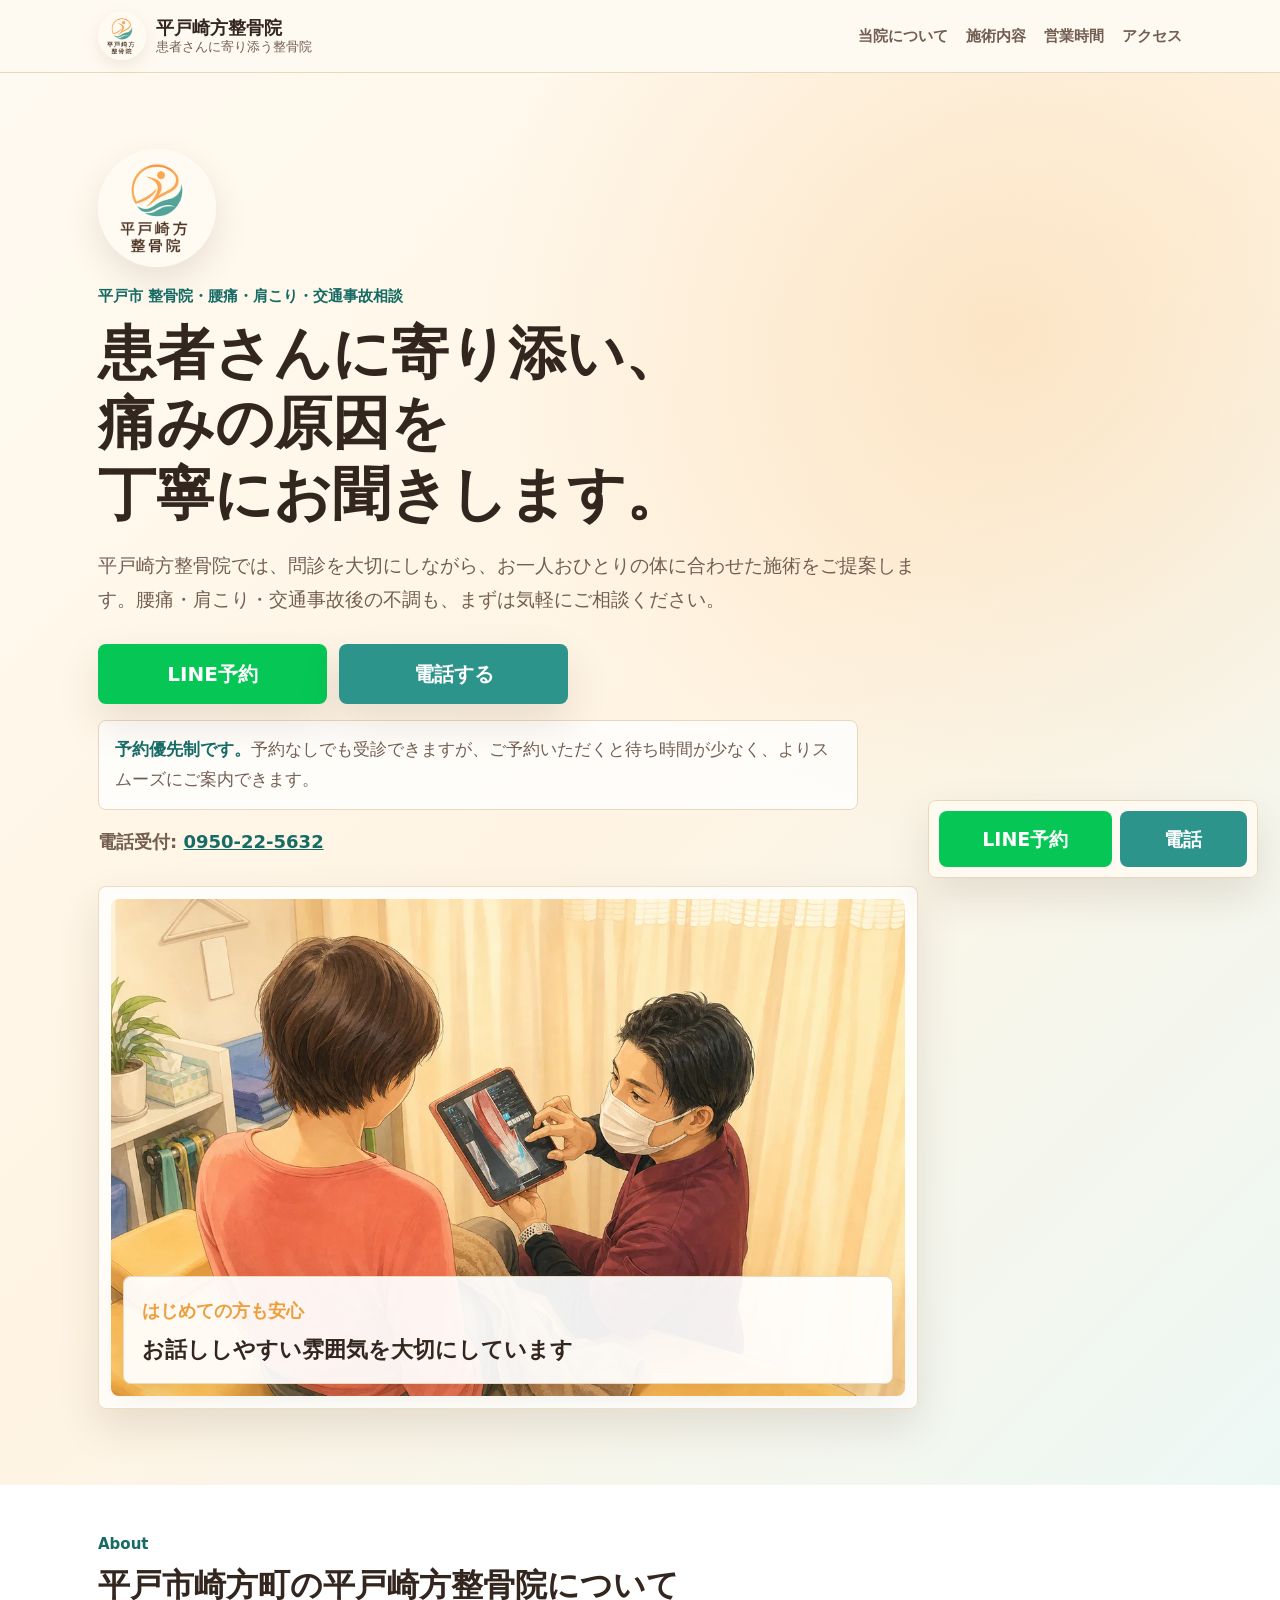
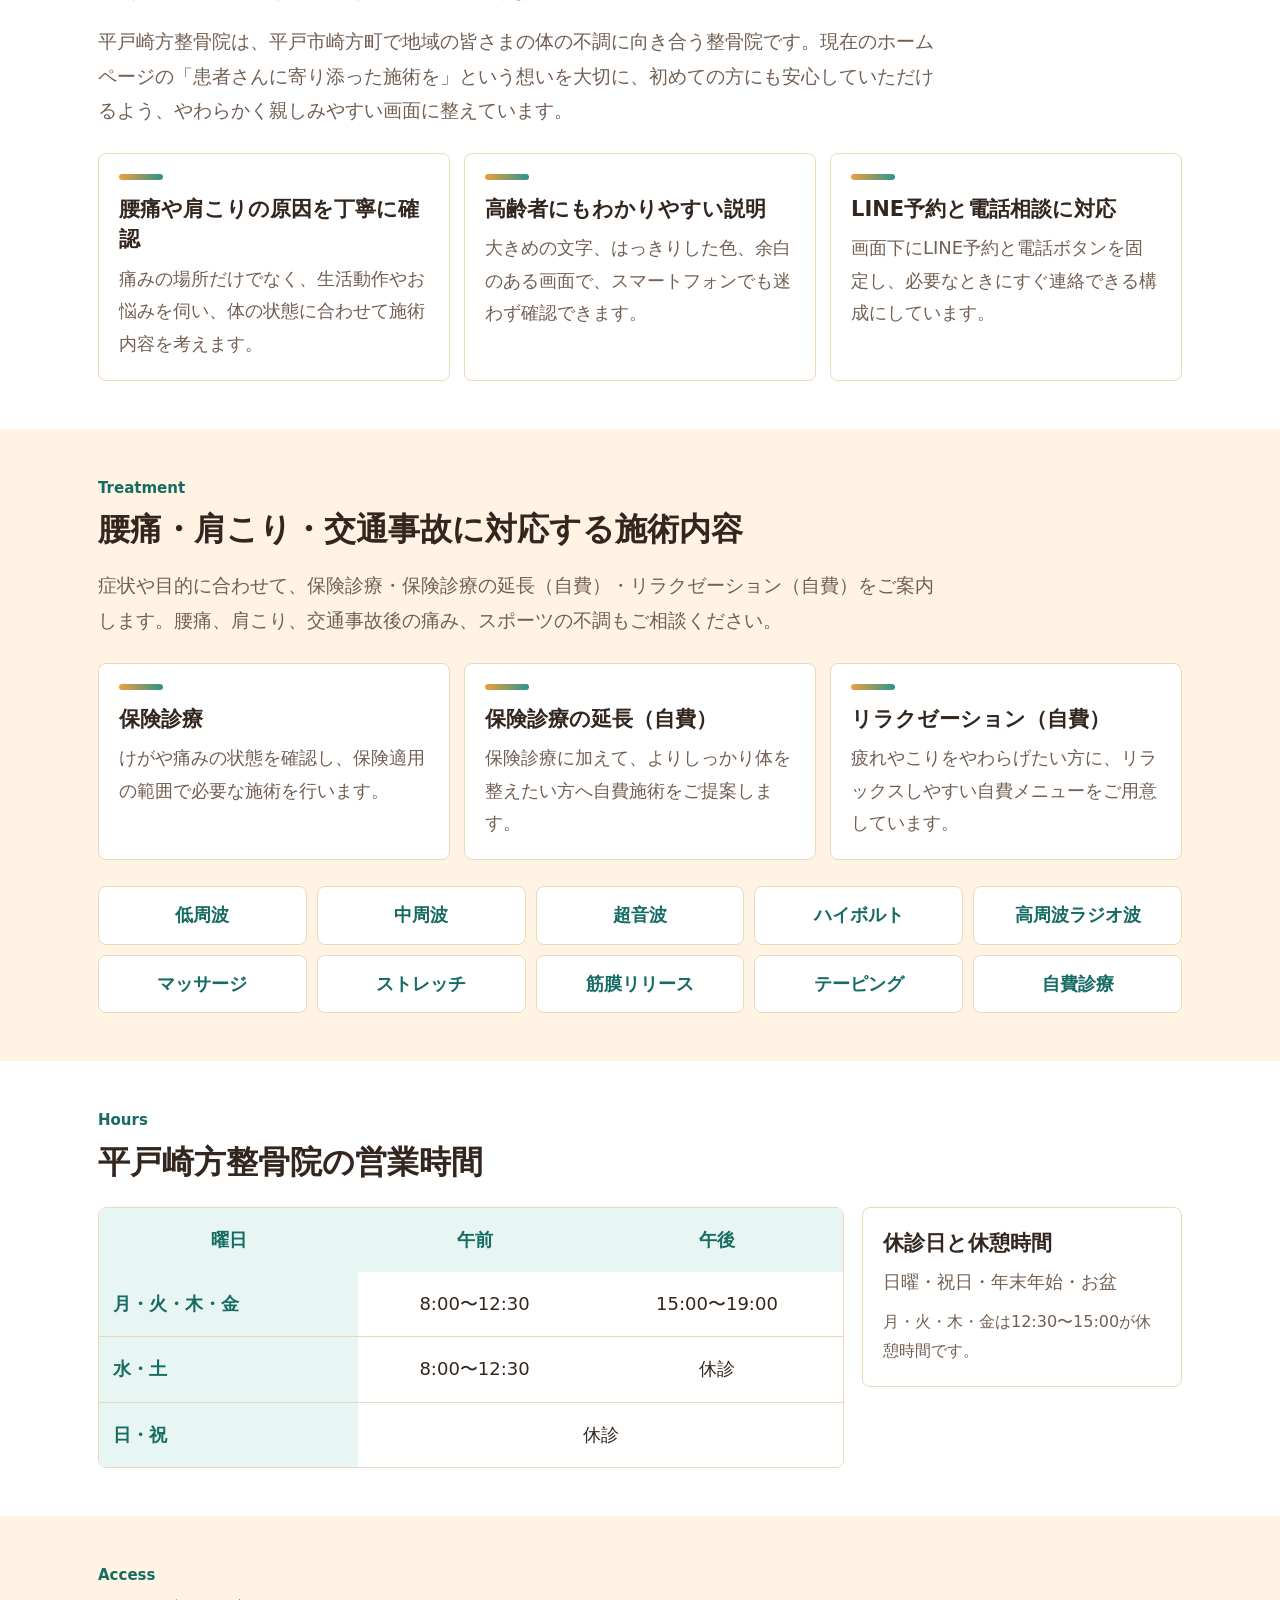
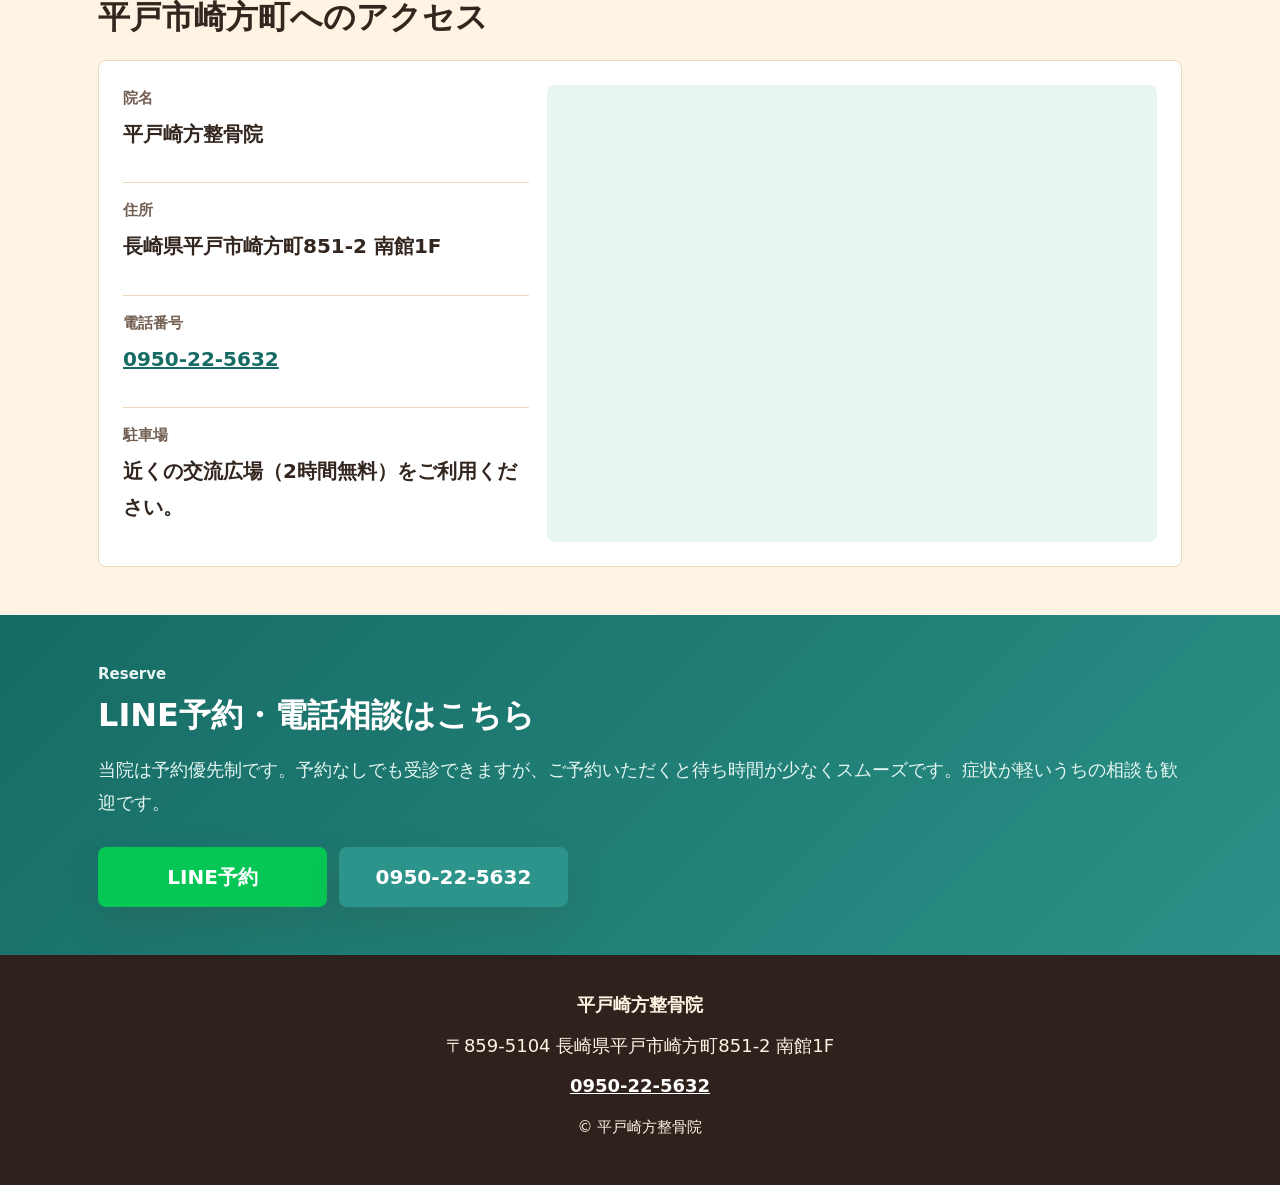
<file: index.html>
<!doctype html>
<html lang="ja">
<head>
  <meta charset="utf-8">
  <meta name="viewport" content="width=device-width, initial-scale=1">
  <title>平戸市 整骨院｜腰痛・肩こり・交通事故対応｜平戸崎方整骨院</title>
  <meta name="description" content="平戸市崎方町の平戸崎方整骨院。腰痛・肩こり・交通事故後の不調に丁寧に対応。LINE予約と電話相談がしやすい、スマホ対応の整骨院です。">
  <meta name="keywords" content="平戸市 整骨院,平戸市 腰痛,平戸市 肩こり,平戸市 交通事故,平戸崎方整骨院">
  <meta name="format-detection" content="telephone=no">
  <meta property="og:type" content="website">
  <meta property="og:site_name" content="平戸崎方整骨院">
  <meta property="og:title" content="平戸市 整骨院｜腰痛・肩こり・交通事故対応｜平戸崎方整骨院">
  <meta property="og:description" content="平戸市で腰痛・肩こり・交通事故後の不調にお悩みの方へ。LINE予約・電話相談に対応しています。">
  <meta property="og:url" content="https://sakigatasinkyuuseikotuin.net/">
  <meta property="og:image" content="https://sakigatasinkyuuseikotuin.net/assets/logo-320.png">
  <meta property="og:locale" content="ja_JP">
  <meta name="twitter:card" content="summary_large_image">
  <meta name="theme-color" content="#2c948b">
  <link rel="canonical" href="https://sakigatasinkyuuseikotuin.net/">
  <link rel="icon" href="favicon.svg" type="image/svg+xml">
  <link rel="apple-touch-icon" href="favicon.svg">
  <link rel="preconnect" href="https://www.google.com">
  <link rel="preconnect" href="https://www.gstatic.com" crossorigin>
  <link rel="stylesheet" href="styles.css">
  <script type="application/ld+json">
    {
      "@context": "https://schema.org",
      "@type": "MedicalBusiness",
      "name": "平戸崎方整骨院",
      "description": "平戸市崎方町の整骨院。腰痛、肩こり、交通事故による不調、スポーツの痛みなどに対応。",
      "telephone": "0950-22-5632",
      "address": {
        "@type": "PostalAddress",
        "addressRegion": "長崎県",
        "addressLocality": "平戸市",
        "streetAddress": "崎方町851-2 南館1F",
        "addressCountry": "JP"
      },
      "openingHoursSpecification": [
        {
          "@type": "OpeningHoursSpecification",
          "dayOfWeek": ["Monday", "Tuesday", "Thursday", "Friday"],
          "opens": "08:00",
          "closes": "19:00"
        },
        {
          "@type": "OpeningHoursSpecification",
          "dayOfWeek": ["Wednesday", "Saturday"],
          "opens": "08:00",
          "closes": "12:30"
        }
      ],
      "priceRange": "¥¥",
      "areaServed": "平戸市",
      "url": "https://sakigatasinkyuuseikotuin.net/"
    }
  </script>
</head>
<body>
  <a class="skip-link" href="#main">本文へ移動</a>

  <header class="site-header">
    <div class="header-inner">
      <a class="brand" href="#top" aria-label="平戸崎方整骨院 ホーム">
        <img class="brand-logo" src="assets/logo-320.png" width="48" height="48" alt="" decoding="async">
        <span>
          <strong>平戸崎方整骨院</strong>
          <small>患者さんに寄り添う整骨院</small>
        </span>
      </a>
      <nav class="nav" aria-label="ページ内メニュー">
        <a href="#about">当院について</a>
        <a href="#menu">施術内容</a>
        <a href="#hours">営業時間</a>
        <a href="#access">アクセス</a>
      </nav>
    </div>
  </header>

  <main id="main">
    <section id="top" class="hero">
      <div class="hero-inner">
        <div class="hero-copy">
          <img class="hero-logo" src="assets/logo-320.png" width="140" height="140" alt="平戸崎方整骨院ロゴ" decoding="async" fetchpriority="high">
          <p class="eyebrow">平戸市 整骨院・腰痛・肩こり・交通事故相談</p>
          <h1>
            <span>患者さんに寄り添い、</span>
            <span>痛みの原因を</span>
            <span>丁寧にお聞きします。</span>
          </h1>
          <p class="lead">平戸崎方整骨院では、問診を大切にしながら、お一人おひとりの体に合わせた施術をご提案します。腰痛・肩こり・交通事故後の不調も、まずは気軽にご相談ください。</p>
          <div class="hero-actions">
            <a class="button line-button" href="https://lin.ee/rPsSsSg" data-line-url="https://lin.ee/rPsSsSg" aria-label="LINEで予約する">LINE予約</a>
            <a class="button phone-button" href="tel:0950225632" aria-label="0950-22-5632へ電話する">電話する</a>
          </div>
          <p class="reservation-note"><strong>予約優先制です。</strong>予約なしでも受診できますが、ご予約いただくと待ち時間が少なく、よりスムーズにご案内できます。</p>
          <p class="phone-note">電話受付: <a href="tel:0950225632">0950-22-5632</a></p>
        </div>
        <figure class="hero-visual">
          <img class="consultation-image" src="assets/consultation-pdf-touch.webp" width="1200" height="751" alt="患者さんにタブレットで説明しながら丁寧に問診している柔らかい手描きアニメ調のイメージ" decoding="async">
          <figcaption>
            <span>はじめての方も安心</span>
            <strong>お話ししやすい雰囲気を大切にしています</strong>
          </figcaption>
        </figure>
      </div>
    </section>

    <section id="about" class="section">
      <div class="section-inner">
        <p class="section-label">About</p>
        <h2>平戸市崎方町の平戸崎方整骨院について</h2>
        <p class="section-lead">平戸崎方整骨院は、平戸市崎方町で地域の皆さまの体の不調に向き合う整骨院です。現在のホームページの「患者さんに寄り添った施術を」という想いを大切に、初めての方にも安心していただけるよう、やわらかく親しみやすい画面に整えています。</p>
        <div class="feature-grid">
          <article>
            <h3>腰痛や肩こりの原因を丁寧に確認</h3>
            <p>痛みの場所だけでなく、生活動作やお悩みを伺い、体の状態に合わせて施術内容を考えます。</p>
          </article>
          <article>
            <h3>高齢者にもわかりやすい説明</h3>
            <p>大きめの文字、はっきりした色、余白のある画面で、スマートフォンでも迷わず確認できます。</p>
          </article>
          <article>
            <h3>LINE予約と電話相談に対応</h3>
            <p>画面下にLINE予約と電話ボタンを固定し、必要なときにすぐ連絡できる構成にしています。</p>
          </article>
        </div>
      </div>
    </section>

    <section id="menu" class="section section-tint">
      <div class="section-inner">
        <p class="section-label">Treatment</p>
        <h2>腰痛・肩こり・交通事故に対応する施術内容</h2>
        <p class="section-lead">症状や目的に合わせて、保険診療・保険診療の延長（自費）・リラクゼーション（自費）をご案内します。腰痛、肩こり、交通事故後の痛み、スポーツの不調もご相談ください。</p>
        <div class="menu-type-grid" aria-label="診療メニューの種類">
          <article>
            <h3>保険診療</h3>
            <p>けがや痛みの状態を確認し、保険適用の範囲で必要な施術を行います。</p>
          </article>
          <article>
            <h3>保険診療の延長（自費）</h3>
            <p>保険診療に加えて、よりしっかり体を整えたい方へ自費施術をご提案します。</p>
          </article>
          <article>
            <h3>リラクゼーション（自費）</h3>
            <p>疲れやこりをやわらげたい方に、リラックスしやすい自費メニューをご用意しています。</p>
          </article>
        </div>
        <ul class="treatment-list">
          <li>低周波</li>
          <li>中周波</li>
          <li>超音波</li>
          <li>ハイボルト</li>
          <li>高周波ラジオ波</li>
          <li>マッサージ</li>
          <li>ストレッチ</li>
          <li>筋膜リリース</li>
          <li>テーピング</li>
          <li>自費診療</li>
        </ul>
      </div>
    </section>

    <section id="hours" class="section">
      <div class="section-inner">
        <p class="section-label">Hours</p>
        <h2>平戸崎方整骨院の営業時間</h2>
        <div class="hours-layout">
          <div class="hours-table-wrap" role="region" aria-label="営業時間表">
            <table class="hours-table">
              <thead>
                <tr>
                  <th>曜日</th>
                  <th>午前</th>
                  <th>午後</th>
                </tr>
              </thead>
              <tbody>
                <tr>
                  <th>月・火・木・金</th>
                  <td>8:00〜12:30</td>
                  <td>15:00〜19:00</td>
                </tr>
                <tr>
                  <th>水・土</th>
                  <td>8:00〜12:30</td>
                  <td>休診</td>
                </tr>
                <tr>
                  <th>日・祝</th>
                  <td colspan="2">休診</td>
                </tr>
              </tbody>
            </table>
          </div>
          <div class="notice">
            <h3>休診日と休憩時間</h3>
            <p>日曜・祝日・年末年始・お盆</p>
            <p class="small">月・火・木・金は12:30〜15:00が休憩時間です。</p>
          </div>
        </div>
      </div>
    </section>

    <section id="access" class="section section-tint">
      <div class="section-inner">
        <p class="section-label">Access</p>
        <h2>平戸市崎方町へのアクセス</h2>
        <div class="access-card">
          <dl class="info-list">
            <div>
              <dt>院名</dt>
              <dd>平戸崎方整骨院</dd>
            </div>
            <div>
              <dt>住所</dt>
              <dd>長崎県平戸市崎方町851-2 南館1F</dd>
            </div>
            <div>
              <dt>電話番号</dt>
              <dd><a href="tel:0950225632">0950-22-5632</a></dd>
            </div>
            <div>
              <dt>駐車場</dt>
              <dd>近くの交流広場（2時間無料）をご利用ください。</dd>
            </div>
          </dl>
          <div class="map-wrap">
            <iframe
              title="平戸崎方整骨院のGoogleMap"
              loading="lazy"
              referrerpolicy="no-referrer-when-downgrade"
              src="https://www.google.com/maps?q=%E9%95%B7%E5%B4%8E%E7%9C%8C%E5%B9%B3%E6%88%B8%E5%B8%82%E5%B4%8E%E6%96%B9%E7%94%BA851-2%20%E5%8D%97%E9%A4%A81F&output=embed">
            </iframe>
          </div>
        </div>
      </div>
    </section>

    <section id="reserve" class="section cta-section">
      <div class="section-inner cta-inner">
        <p class="section-label">Reserve</p>
        <h2>LINE予約・電話相談はこちら</h2>
        <p>当院は予約優先制です。予約なしでも受診できますが、ご予約いただくと待ち時間が少なくスムーズです。症状が軽いうちの相談も歓迎です。</p>
        <div class="hero-actions">
          <a class="button line-button" href="https://lin.ee/rPsSsSg" data-line-url="https://lin.ee/rPsSsSg">LINE予約</a>
          <a class="button phone-button" href="tel:0950225632">0950-22-5632</a>
        </div>
      </div>
    </section>
  </main>

  <footer class="site-footer">
    <p><strong>平戸崎方整骨院</strong></p>
    <p>〒859-5104 長崎県平戸市崎方町851-2 南館1F</p>
    <p><a href="tel:0950225632">0950-22-5632</a></p>
    <small>&copy; 平戸崎方整骨院</small>
  </footer>

  <div class="fixed-actions" aria-label="予約と電話">
    <a class="fixed-line line-button" href="https://lin.ee/rPsSsSg" data-line-url="https://lin.ee/rPsSsSg" aria-label="LINEで予約する">LINE予約</a>
    <a class="fixed-phone" href="tel:0950225632" aria-label="0950-22-5632へ電話する">電話</a>
  </div>

  <script src="script.js" defer></script>
</body>
</html>
</file>
<file: styles.css>
:root {
  --teal: #2c948b;
  --teal-dark: #166b64;
  --teal-soft: #e7f6f2;
  --orange: #ee9f3d;
  --orange-soft: #fff2dc;
  --green: #06c755;
  --ink: #33261f;
  --muted: #735f52;
  --line: #ead8bc;
  --bg: #fffaf1;
  --paper: #ffffff;
  --tint: #fff4e3;
  --shadow: 0 18px 42px rgba(86, 57, 34, 0.13);
}

* {
  box-sizing: border-box;
}

html {
  scroll-behavior: smooth;
}

body {
  margin: 0;
  color: var(--ink);
  background: var(--bg);
  font-family: system-ui, -apple-system, BlinkMacSystemFont, "Hiragino Sans", "Yu Gothic", sans-serif;
  font-size: 18px;
  line-height: 1.8;
  letter-spacing: 0;
}

a {
  color: inherit;
}

.skip-link {
  position: absolute;
  left: 12px;
  top: -60px;
  z-index: 20;
  padding: 10px 14px;
  color: #fff;
  background: var(--teal-dark);
}

.skip-link:focus {
  top: 12px;
}

.site-header {
  position: sticky;
  top: 0;
  z-index: 10;
  background: rgba(255, 250, 241, 0.94);
  border-bottom: 1px solid var(--line);
  backdrop-filter: blur(10px);
}

.header-inner {
  display: flex;
  align-items: center;
  justify-content: space-between;
  gap: 16px;
  width: min(1120px, 100%);
  margin: 0 auto;
  padding: 12px 18px;
}

.brand {
  display: inline-flex;
  align-items: center;
  gap: 10px;
  text-decoration: none;
}

.brand-logo {
  width: 48px;
  height: 48px;
  border-radius: 50%;
  object-fit: contain;
  background: #fff;
  box-shadow: 0 6px 16px rgba(86, 57, 34, 0.1);
}

.brand strong,
.brand small {
  display: block;
}

.brand strong {
  font-size: 18px;
  line-height: 1.25;
}

.brand small {
  color: var(--muted);
  font-size: 13px;
  line-height: 1.25;
}

.nav {
  display: none;
}

.hero {
  overflow: hidden;
  background:
    radial-gradient(circle at 78% 18%, rgba(238, 159, 61, 0.18), transparent 34%),
    linear-gradient(135deg, #fffaf1 0%, #fff4e3 50%, #edf8f5 100%);
}

.hero-inner,
.section-inner {
  width: min(1120px, 100%);
  margin: 0 auto;
  padding: 48px 18px;
}

.hero-inner {
  display: grid;
  gap: 28px;
  min-height: 0;
  align-items: start;
}

.eyebrow,
.section-label {
  margin: 0 0 10px;
  color: var(--teal-dark);
  font-size: 15px;
  font-weight: 800;
  line-height: 1.5;
}

h1,
h2,
h3,
p {
  overflow-wrap: anywhere;
}

h1 {
  max-width: 980px;
  margin: 0;
  font-size: clamp(34px, 8.5vw, 58px);
  line-height: 1.22;
}

h1 span {
  display: block;
}

h2 {
  margin: 0 0 16px;
  font-size: 32px;
  line-height: 1.28;
}

h3 {
  margin: 0 0 8px;
  font-size: 21px;
  line-height: 1.45;
}

.lead,
.section-lead {
  max-width: 840px;
  margin: 18px 0 0;
  color: var(--muted);
  font-size: 19px;
}

.hero-logo {
  display: block;
  width: 118px;
  height: 118px;
  margin: 0 0 18px;
  border-radius: 50%;
  object-fit: contain;
  background: #fff;
  box-shadow: 0 14px 34px rgba(86, 57, 34, 0.12);
}

.hero-actions {
  display: grid;
  gap: 12px;
  margin-top: 28px;
}

.reservation-note {
  max-width: 760px;
  margin: 16px 0 0;
  padding: 14px 16px;
  border: 1px solid var(--line);
  border-radius: 8px;
  background: rgba(255, 255, 255, 0.78);
  color: var(--muted);
  font-size: 17px;
  line-height: 1.75;
}

.reservation-note strong {
  color: var(--teal-dark);
}

.button {
  display: inline-flex;
  align-items: center;
  justify-content: center;
  min-height: 58px;
  padding: 12px 18px;
  border-radius: 8px;
  color: #fff;
  font-size: 20px;
  font-weight: 800;
  text-decoration: none;
  box-shadow: var(--shadow);
}

.line-button {
  background: var(--green);
}

.phone-button {
  background: var(--teal);
}

.phone-note {
  margin: 16px 0 0;
  color: var(--muted);
  font-weight: 700;
}

.phone-note a {
  color: var(--teal-dark);
}

.hero-visual {
  position: relative;
  overflow: hidden;
  margin: 0;
  width: min(820px, 100%);
  padding: 12px;
  border: 1px solid rgba(234, 216, 188, 0.86);
  border-radius: 8px;
  background: rgba(255, 255, 255, 0.74);
  box-shadow: var(--shadow);
}

.consultation-image {
  display: block;
  width: 100%;
  height: auto;
  border-radius: 8px;
}

.hero-visual figcaption {
  position: absolute;
  right: 24px;
  bottom: 24px;
  left: 24px;
  z-index: 1;
  display: grid;
  gap: 8px;
  padding: 18px;
  border: 1px solid rgba(234, 216, 188, 0.9);
  border-radius: 8px;
  background: rgba(255, 255, 255, 0.93);
  box-shadow: 0 10px 24px rgba(86, 57, 34, 0.1);
}

.hero-visual figcaption span {
  color: var(--orange);
  font-weight: 800;
}

.hero-visual figcaption strong {
  font-size: 22px;
  line-height: 1.35;
}

.section {
  background: var(--paper);
}

.section-tint {
  background: var(--tint);
}

.feature-grid {
  display: grid;
  gap: 14px;
  margin-top: 26px;
}

.feature-grid article,
.menu-type-grid article,
.notice,
.access-card {
  border: 1px solid var(--line);
  border-radius: 8px;
  background: #fff;
}

.feature-grid article,
.menu-type-grid article {
  position: relative;
  padding: 20px;
}

.feature-grid article::before,
.menu-type-grid article::before {
  display: block;
  width: 44px;
  height: 6px;
  margin-bottom: 14px;
  border-radius: 999px;
  background: linear-gradient(90deg, var(--orange), var(--teal));
  content: "";
}

.feature-grid p,
.menu-type-grid p,
.notice p {
  margin: 0;
  color: var(--muted);
}

.menu-type-grid {
  display: grid;
  gap: 14px;
  margin-top: 26px;
}

.treatment-list {
  display: grid;
  grid-template-columns: 1fr 1fr;
  gap: 10px;
  padding: 0;
  margin: 26px 0 0;
  list-style: none;
}

.treatment-list li {
  min-height: 58px;
  padding: 12px;
  border: 1px solid var(--line);
  border-radius: 8px;
  background: #fff;
  color: var(--teal-dark);
  font-weight: 800;
  text-align: center;
}

.hours-layout {
  display: grid;
  gap: 18px;
  margin-top: 24px;
}

.hours-table-wrap {
  overflow-x: auto;
  border: 1px solid var(--line);
  border-radius: 8px;
}

.hours-table {
  width: 100%;
  min-width: 560px;
  border-collapse: collapse;
  background: #fff;
}

.hours-table th,
.hours-table td {
  padding: 16px 14px;
  border-bottom: 1px solid var(--line);
  text-align: center;
}

.hours-table th {
  color: var(--teal-dark);
  background: var(--teal-soft);
  font-weight: 800;
}

.hours-table tbody th {
  text-align: left;
}

.hours-table tr:last-child th,
.hours-table tr:last-child td {
  border-bottom: 0;
}

.notice {
  padding: 20px;
}

.notice .small {
  margin-top: 10px;
  font-size: 16px;
}

.access-card {
  display: grid;
  gap: 18px;
  padding: 18px;
  margin-top: 22px;
}

.info-list {
  display: grid;
  gap: 14px;
  margin: 0;
}

.info-list div {
  padding-bottom: 14px;
  border-bottom: 1px solid var(--line);
}

.info-list div:last-child {
  padding-bottom: 0;
  border-bottom: 0;
}

.info-list dt {
  color: var(--muted);
  font-size: 15px;
  font-weight: 800;
}

.info-list dd {
  margin: 4px 0 0;
  font-size: 20px;
  font-weight: 800;
}

.info-list a {
  color: var(--teal-dark);
}

.map-wrap {
  overflow: hidden;
  aspect-ratio: 4 / 3;
  min-height: 260px;
  border-radius: 8px;
  background: var(--teal-soft);
}

.map-wrap iframe {
  width: 100%;
  height: 100%;
  border: 0;
}

.cta-section {
  color: #fff;
  background:
    linear-gradient(135deg, rgba(22, 107, 100, 0.96), rgba(44, 148, 139, 0.92)),
    var(--teal-dark);
}

.cta-section .section-label,
.cta-section p {
  color: #e7f6f2;
}

.cta-section h2 {
  color: #fff;
}

.site-footer {
  padding: 34px 18px 110px;
  color: #fff4e3;
  background: #2f221c;
  text-align: center;
}

.site-footer p {
  margin: 0 0 8px;
}

.site-footer a {
  color: #fff;
  font-weight: 800;
}

.fixed-actions {
  position: fixed;
  right: 0;
  bottom: 0;
  left: 0;
  z-index: 30;
  display: grid;
  grid-template-columns: 1.15fr 0.85fr;
  gap: 8px;
  padding: 10px;
  background: rgba(255, 250, 241, 0.96);
  border-top: 1px solid var(--line);
}

.fixed-actions a {
  display: grid;
  min-height: 56px;
  place-items: center;
  border-radius: 8px;
  color: #fff;
  font-size: 19px;
  font-weight: 800;
  text-decoration: none;
}

.fixed-line {
  background: var(--green);
}

.fixed-phone {
  background: var(--teal);
}

@media (min-width: 760px) {
  .nav {
    display: flex;
    gap: 18px;
    color: var(--muted);
    font-size: 15px;
    font-weight: 800;
  }

  .nav a {
    text-decoration: none;
  }

  .hero-inner {
    padding-top: 76px;
    padding-bottom: 76px;
  }

  .hero-actions {
    grid-template-columns: repeat(2, minmax(180px, 1fr));
    max-width: 470px;
  }

  .feature-grid {
    grid-template-columns: repeat(3, 1fr);
  }

  .menu-type-grid {
    grid-template-columns: repeat(3, 1fr);
  }

  .treatment-list {
    grid-template-columns: repeat(5, 1fr);
  }

  .hours-layout {
    grid-template-columns: 1fr 320px;
    align-items: start;
  }

  .access-card {
    grid-template-columns: 0.8fr 1.2fr;
    padding: 24px;
  }

  .fixed-actions {
    right: 22px;
    bottom: 22px;
    left: auto;
    width: 330px;
    border: 1px solid var(--line);
    border-radius: 8px;
    box-shadow: var(--shadow);
  }

  .site-footer {
    padding-bottom: 42px;
  }
}

@media (max-width: 420px) {
  .hero-visual figcaption {
    position: static;
    margin-top: 10px;
  }
}

@media (prefers-reduced-motion: reduce) {
  html {
    scroll-behavior: auto;
  }
}
</file>
